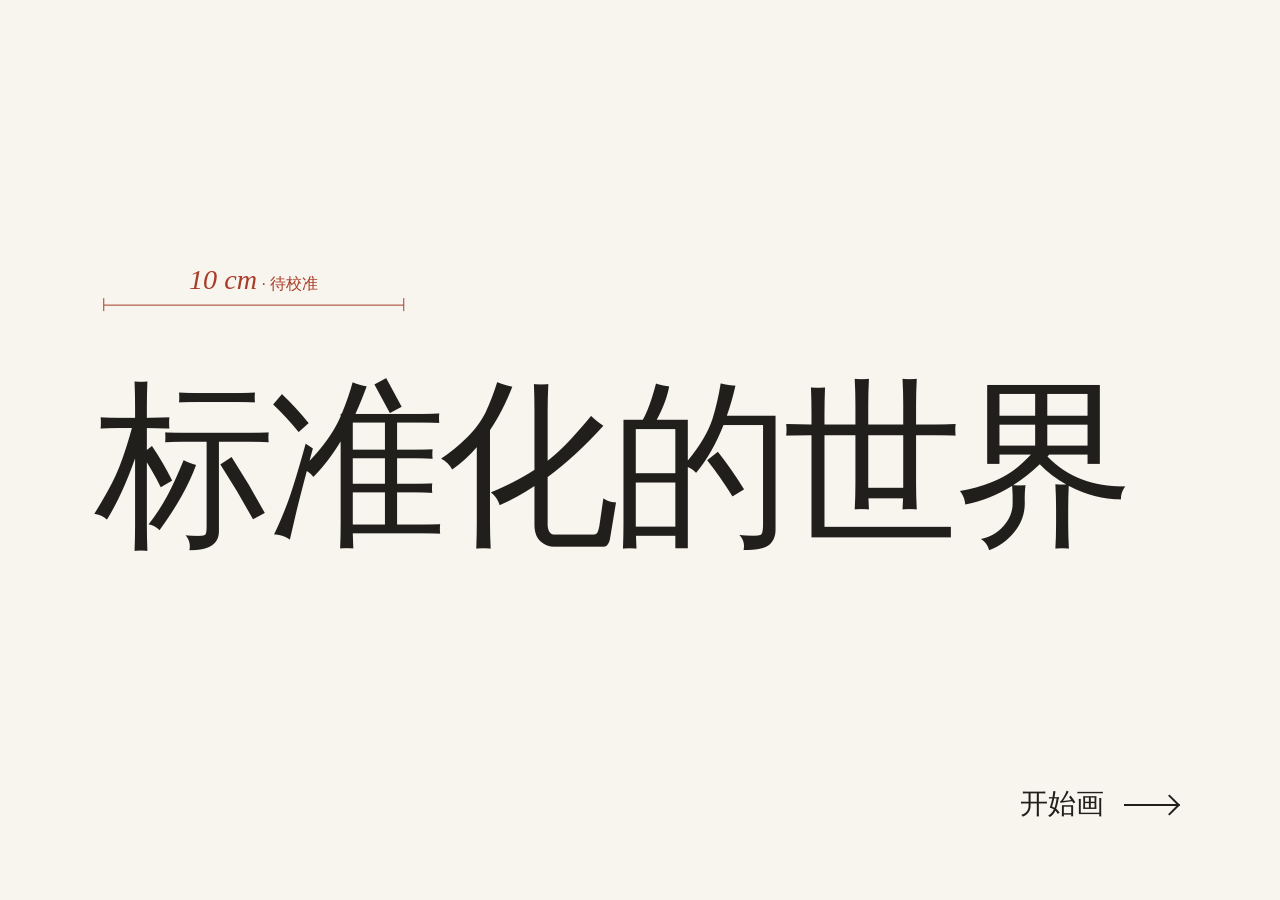
<file: index.html>
<!doctype html>
<html lang="zh-CN">
<head>
  <meta charset="utf-8">
  <meta name="viewport" content="width=device-width, initial-scale=1">
  <meta name="theme-color" content="#f7f5ee">
  <title>标准化的世界</title>
  <link rel="stylesheet" href="exhibit.css">
  <link rel="stylesheet" href="setup.css">
  <script defer src="scale.js"></script>
  <script defer src="data.js"></script>
  <script defer src="catalog.js"></script>
  <script defer src="setup.js"></script>
  <script defer src="exhibit.js"></script>
</head>
<body>
  <main id="exhibit" data-scene="idle">
    <section id="poster" aria-labelledby="poster-title">
      <div class="poster-composition">
        <div class="reference-strip">
          <div id="reference" class="reference">
            <span class="reference-label"><span class="measure-number">10</span> cm<span id="calibration-note"> · 待校准</span></span>
            <span class="rule" aria-hidden="true"></span>
          </div>
        </div>
        <h1 id="poster-title" tabindex="-1"><span>标准化</span><span>的世界</span></h1>
      </div>
      <button type="button" class="action" id="start">开始画<span class="arrow" aria-hidden="true"></span></button>
    </section>
    <div id="viewport" hidden>
      <div id="world">
        <svg id="ink" xmlns="http://www.w3.org/2000/svg" aria-label="你的画布" role="img"><g id="drawing"></g></svg>
        <section id="comparison" hidden aria-label="画稿和匹配物件">
          <div id="sketch-note">
            <div id="art-slot">
              <div id="sketch-frame">
                <span id="frame-width"></span>
                <span id="frame-height"></span>
              </div>
            </div>
          </div>
          <div id="card-slot">
            <p id="search-status" role="status">正在比对尺寸<span aria-hidden="true">…</span></p>
            <article id="object-card" hidden>
              <figure id="photo-reference">
                <img id="reference-photo" alt="" draggable="false">
              </figure>
              <div class="card-detail">
                <h2 id="object-name"></h2>
                <p id="object-description"></p>
              </div>
            </article>
          </div>
        </section>
      </div>
    </div>
    <section id="drawing-ui" hidden aria-label="自由绘画">
      <p id="prompt" tabindex="-1">在这里，画一样你熟悉的东西。</p>
      <button type="button" class="action" id="finish" disabled>画好了<span class="arrow" aria-hidden="true"></span></button>
    </section>
    <div id="result-ui" hidden>
      <button type="button" class="action" id="next">下一轮<span class="arrow" aria-hidden="true"></span></button>
    </div>
  </main>
  <section id="calibration" hidden></section>
</body>
</html>
</file>
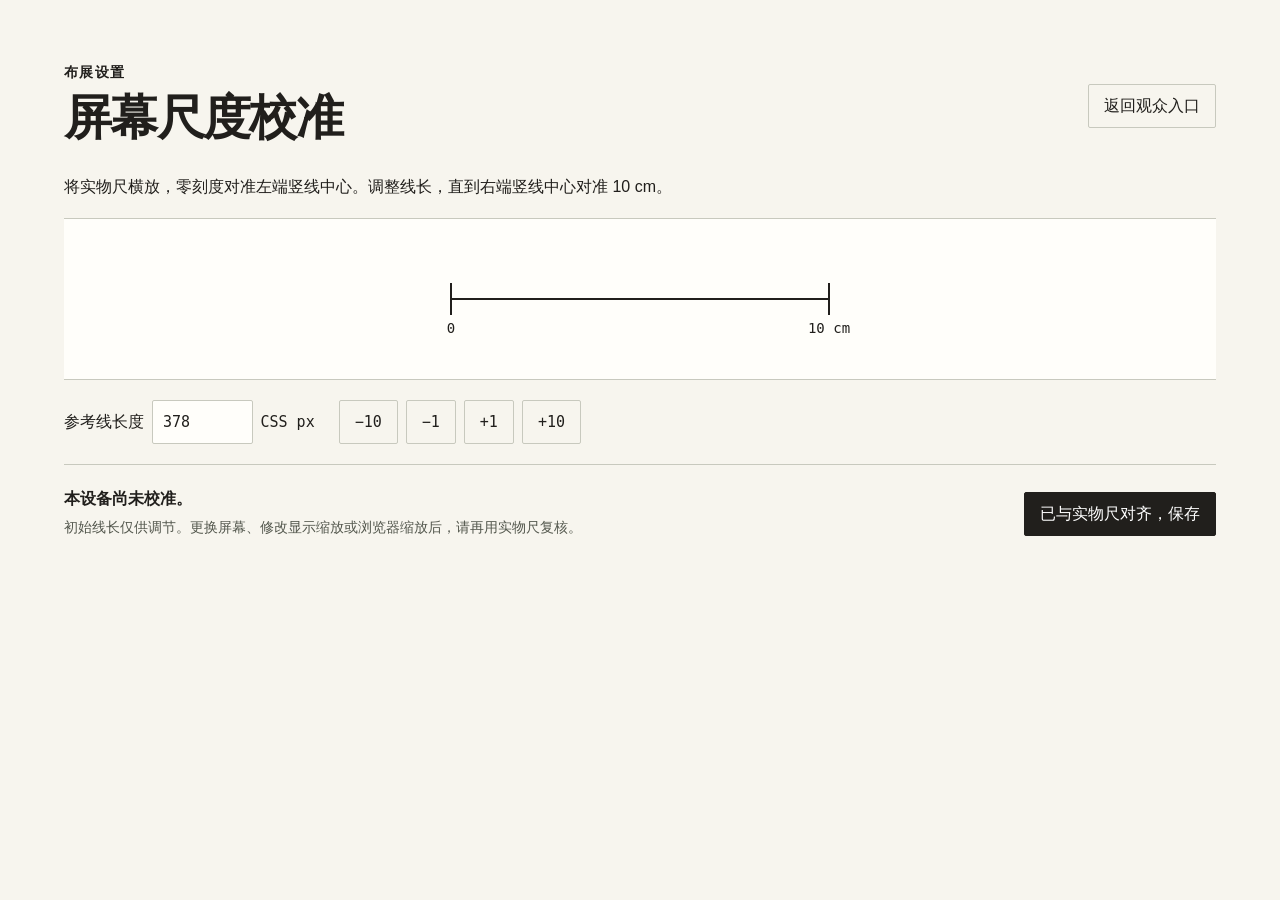
<file: 现场校准.html>
<!doctype html>
<html lang="zh-CN">
<head>
  <meta charset="utf-8">
  <meta http-equiv="refresh" content="0;url=index.html#calibrate">
  <title>现场校准 · 标准化的世界</title>
</head>
<body><a href="index.html#calibrate">进入现场校准</a></body>
</html>
</file>
<file: exhibit.css>
:root {
  --paper: #f7f5ee;
  --ink: #211f1c;
  --vermilion: #a93c28;
  --serif: "Noto Serif SC", "Source Han Serif SC", "Songti SC", "STSong", "SimSun", serif;
  --sans: "Source Han Sans CN", "Noto Sans SC", "PingFang SC", "Microsoft YaHei", sans-serif;
  color-scheme: light;
  color: var(--ink);
  background: var(--paper);
  font-family: var(--sans);
}
* { box-sizing: border-box; }
html, body { height: 100%; margin: 0; }
body { overflow: hidden; }
[hidden] { display: none !important; }
button { font-family: inherit; color: inherit; }
button:focus-visible, #viewport:focus-visible {
  outline: 2px solid currentColor;
  outline-offset: 5px;
}
#exhibit { position: relative; height: 100%; overflow: hidden; user-select: none; }
#poster, #drawing-ui, #result-ui { position: absolute; inset: 0; }
.poster-composition {
  position: absolute;
  left: 8.1%;
  right: 7%;
  top: 46%;
  transform: translateY(-50%);
}
#poster-title {
  margin: 0 0 0 -.046em;
  font-family: var(--serif);
  font-size: min(14.1vw, 25vh);
  font-weight: 580;
  line-height: 1.2;
  letter-spacing: -.045em;
  white-space: nowrap;
}
[tabindex="-1"]:focus { outline: none; }
.reference-strip {
  margin-left: -8.1vw;
  width: 100vw;
  padding: 0 0 7px;
  overflow-x: auto;
  scrollbar-width: thin;
  margin-bottom: calc(clamp(24px, 5.8vh, 78px) - 7px);
}
.reference {
  position: relative;
  width: 300px;
  height: 52px;
  margin: 0 6px;
  color: var(--vermilion);
}
.reference-label {
  position: absolute;
  bottom: 10px;
  left: 50%;
  transform: translateX(-50%);
  font: italic clamp(22px, 2.2vw, 38px)/1.15 Georgia, "Times New Roman", serif;
  white-space: nowrap;
}
.measure-number { font-variant-numeric: lining-nums; }
#calibration-note { font: normal 16px/1.4 var(--sans); }
.rule {
  position: absolute;
  display: block;
  bottom: 0;
  width: 100%;
  height: 1.5px;
  background: currentColor;
}
.rule::before, .rule::after {
  content: "";
  position: absolute;
  top: 50%;
  width: 1.5px;
  height: 13px;
  background: currentColor;
  transform: translate(-50%, -50%);
}
.rule::before { left: 0; }
.rule::after { left: 100%; }
.action {
  position: absolute;
  z-index: 3;
  right: 8%;
  bottom: clamp(26px, 7.5vh, 88px);
  min-height: 56px;
  padding: 8px 1px 8px 10px;
  display: inline-flex;
  align-items: center;
  gap: clamp(14px, 1.55vw, 30px);
  font-size: clamp(22px, 2.15vw, 40px);
  font-weight: 460;
  line-height: 1.4;
  background: transparent;
  border: 0;
  cursor: pointer;
  touch-action: manipulation;
  -webkit-tap-highlight-color: transparent;
}
.action:disabled { opacity: .48; cursor: default; }
.arrow {
  display: inline-block;
  position: relative;
  width: clamp(38px, 4.1vw, 78px);
  height: 2px;
  background: currentColor;
  transition: transform .2s ease;
}
.arrow::after {
  content: "";
  position: absolute;
  right: 0;
  top: 50%;
  width: 13px;
  height: 13px;
  border-top: 2px solid;
  border-right: 2px solid;
  transform: translateY(-50%) rotate(45deg);
}
@media (hover:hover) { .action:enabled:hover .arrow { transform: translateX(7px); } }
#viewport {
  position: absolute;
  inset: 0;
  overflow: hidden;
  overscroll-behavior: contain;
  touch-action: none;
}
#world { position: relative; width: 100%; height: 100%; }
#ink { display: block; position: absolute; inset: 0; width: 100%; height: 100%; }
#drawing { fill: none; stroke: var(--ink); stroke-linejoin: round; stroke-linecap: round; }
#drawing-ui, #result-ui { pointer-events: none; }
#drawing-ui .action, #result-ui .action { pointer-events: auto; }
#prompt {
  position: absolute;
  left: 5%;
  right: 5%;
  top: 46%;
  transform: translateY(-50%);
  margin: 0;
  text-align: center;
  font: 450 clamp(24px, 3.2vw, 62px)/1.55 var(--serif);
  letter-spacing: .045em;
  transition: opacity .3s;
}
#prompt.faded { opacity: 0; }
#exhibit[data-scene="draw"] #ink { cursor: crosshair; }
#exhibit[data-scene="result"] #ink { pointer-events: none; }
#exhibit[data-scene="result"] #drawing {
  transform-origin: 0 0;
  transition: transform .55s cubic-bezier(.23,.8,.24,1);
}
#comparison { position: absolute; inset: 0; pointer-events: none; }
#sketch-note {
  position: absolute; left: 8%; top: 13%; width: 31%;
}
#object-card p, #object-card h2, #object-card figure { margin: 0; }
#art-slot { position:relative; width:100%; height:clamp(120px,31vh,340px); margin:18px 0 10px; }
#sketch-frame {
  position:absolute; outline:1px dashed #a78d7d; outline-offset:4px;
  color:var(--vermilion);
  font:400 clamp(14px,1.4vw,24px)/1.25 var(--sans);
  font-variant-numeric:tabular-nums;
  animation:frame-in .65s ease-out both;
}
@keyframes frame-in { 0%,55% { opacity:0; } 100% { opacity:1; } }
#sketch-frame span { position:absolute; white-space:nowrap; }
#frame-width { bottom:100%; padding-bottom:9px; left:50%; transform:translateX(-50%); }
#frame-height { left:100%; top:50%; padding-left:11px; transform:translateY(-50%); }
#sketch-frame.thin-frame #frame-height { top:100%; transform:none; }
#card-slot {
  position: absolute; right: 7%; top: 8%; width: min(49%,760px); height: min(76%,750px);
  display: grid; place-items: stretch;
}
#search-status {
  place-self: center; margin: 0; color: #6c675e;
  font: 400 clamp(17px,1.65vw,27px)/1.5 var(--serif); letter-spacing: .08em;
  animation: searching .72s ease-in-out both;
}
#exhibit { transition:background-color .28s ease; }
#exhibit:has(#search-status:not([hidden])):where([data-scene="result"]) { background-color:#eae7df; }
@keyframes searching { 0% { opacity:.12; } 42% { opacity:.72; } 100% { opacity:.3; } }
#object-card {
  width:100%; height:100%; min-height:0; min-width:0;
  display:grid; grid-template-rows:minmax(0,1fr) auto;
  gap:clamp(16px,3vh,38px); padding:clamp(22px,3.2vw,54px);
  background:#fdfcf8;
  animation:card-arrive .42s cubic-bezier(.2,.76,.26,1) backwards;
}
@keyframes card-arrive { from { opacity:0; transform:translateX(22px); } to { opacity:1; transform:none; } }
#photo-reference { position:relative; min-width:0; min-height:0; display:grid; place-items:center; }
#reference-photo {
  position:absolute; width:100%; height:100%; max-width:var(--photo-max-width,100%);
  max-height:var(--photo-max-height,100%); object-fit:contain; mix-blend-mode:multiply;
}
.card-detail { grid-row:2; }
#object-card h2 { font:560 clamp(26px,3vw,52px)/1.18 var(--serif); letter-spacing:-.035em; overflow-wrap:anywhere; }
#object-card h2.long-name { font-size:clamp(21px,2.45vw,41px); }
#object-card #object-description {
  margin-top:.6em; max-width:34em;
  font:400 clamp(16px,1.45vw,24px)/1.55 var(--sans);
  color:#48443c; overflow-wrap:anywhere;
}
#next { bottom:clamp(8px,2.7vh,44px); right:7%; }
@media (max-width:600px) {
  .poster-composition { left:7%; right:7%; }
  .reference-strip { margin-left:-7vw; }
  #poster-title { white-space:normal; font-size:min(24vw,18vh); max-width:4.1em; line-height:1.12; }
  #poster-title span { display:block; }
  .action { right:7%; }
  #prompt { letter-spacing:0; }
}
@media (max-aspect-ratio: 4/5) {
  #sketch-note { left:7%; top:3%; width:86%; }
  #art-slot { width:88%; height:15vh; min-height:0; margin:10px 0 4px; }
  #card-slot { top:32%; right:5%; width:88%; height:57%; }
  #object-card { padding:clamp(18px,5vw,32px); gap:14px; }
  #object-card h2 { font-size:clamp(24px,6.5vw,42px); }
  #object-card h2.long-name { font-size:clamp(20px,5.3vw,34px); }
  #next { right:5%; bottom:1vh; min-height:44px; }
}
@media (max-height:490px) and (min-aspect-ratio:4/5) {
  #sketch-note { top:8%; left:6%; }
  #art-slot { height:35vh; min-height:0; margin:8px 0; }
  #card-slot { top:3%; right:4%; width:53%; height:82%; }
  #object-card { padding:13px 20px; gap:8px; }
  #object-card h2 { font-size:25px; }
  #object-card h2.long-name { font-size:20px; }
  #object-card #object-description { font-size:14px; line-height:1.35; margin-top:4px; }
  #next { min-height:40px; bottom:1px; right:4%; font-size:19px; }
}
.vertical-reference .poster-composition { position:static; transform:none; }
.vertical-reference #poster-title {
  position:absolute; left:7%; top:47%; transform:translateY(-50%);
  max-width:3.5em; line-height:1.17; font-size:min(19vw,16vh);
}
.vertical-reference #poster-title span { display:block; }
.vertical-reference .reference-strip {
  position:absolute; top:46%; right:4%; width:22%; height:calc(var(--reference-length) + 45px);
  transform:translateY(-50%); margin:0; padding:0; overflow:visible;
}
.vertical-reference .reference {
  width:100% !important; height:100%; margin:0 !important;
}
.vertical-reference .reference-label { top:0; bottom:auto; }
.vertical-reference .reference .rule {
  left:50%; top:35px; bottom:auto; width:1.5px; height:var(--reference-length);
}
.vertical-reference .reference .rule::before, .vertical-reference .reference .rule::after {
  left:50%; width:13px; height:1.5px;
}
.vertical-reference .reference .rule::before { top:0; }
.vertical-reference .reference .rule::after { top:100%; }
@media (prefers-reduced-motion: reduce) {
  *, *::before, *::after { transition-duration: 0s !important; animation-duration: 0s !important; }
}
</file>
<file: setup.css>
#calibration {
  --setup-ink: var(--ink, #211f1c);
  --setup-paper: var(--paper, #f7f5ee);
  --setup-rule: #c8c9be;
  height: 100%;
  overflow: auto;
  background: var(--setup-paper);
  color: var(--setup-ink);
  font-family: var(--sans, system-ui), sans-serif;
}

#calibration[hidden],
#calibration [hidden] {
  display: none !important;
}

.setup-inner {
  width: 100%;
  box-sizing: border-box;
  padding: clamp(20px, 5vw, 74px);
}

.setup-header,
.setup-control-row,
.setup-footer {
  display: flex;
  align-items: center;
  flex-wrap: wrap;
  column-gap: 24px;
  row-gap: 12px;
}

.setup-header,
.setup-footer {
  justify-content: space-between;
}

#calibration p,
#calibration h1 {
  margin: 0;
}

.setup-kicker {
  font-size: 14px;
  font-weight: 650;
  letter-spacing: .09em;
}

#calibration h1 {
  margin-top: 6px;
  font-size: clamp(28px, 4vw, 48px);
  line-height: 1.25;
  letter-spacing: -.035em;
}

#calibration button,
#calibration input {
  box-sizing: border-box;
  font: inherit;
  color: inherit;
  border-radius: 2px;
}

#calibration button {
  min-height: 44px;
  border: 1px solid var(--setup-rule);
  padding: 8px 15px;
  background: transparent;
  cursor: pointer;
}

#calibration button:hover:enabled {
  border-color: currentColor;
}

#calibration :focus-visible {
  outline: 3px solid #1961a5;
  outline-offset: 3px;
}

#calibration .setup-instructions {
  margin: 26px 0 18px;
  max-width: 54em;
  line-height: 1.65;
}

.setup-stage {
  display: grid;
  position: relative;
  place-items: center;
  box-sizing: border-box;
  min-height: clamp(118px, 18vh, 190px);
  border-block: 1px solid var(--setup-rule);
  background: #fffefa;
}

.setup-line {
  position: absolute;
  top: 50%;
  left: 50%;
  height: 2px;
  transform: translate(-50%, -50%);
  background: var(--setup-ink);
}

.setup-tick {
  position: absolute;
  top: 50%;
  width: 2px;
  height: 32px;
  transform: translate(-50%, -50%);
  background: var(--setup-ink);
}

.setup-tick-start { left: 0; }
.setup-tick-end { left: 100%; }

.setup-tick span {
  position: absolute;
  top: 100%;
  left: 50%;
  transform: translateX(-50%);
  padding-top: 5px;
  font: 14px/1.2 ui-monospace, monospace;
  white-space: nowrap;
}

.setup-range-warning {
  padding: 12px 20px;
  line-height: 1.5;
  color: #85421f;
}

.setup-control-row {
  padding: 20px 0;
  border-bottom: 1px solid var(--setup-rule);
}

.setup-control-row label,
.setup-number,
.setup-steps {
  display: inline-flex;
  align-items: center;
  flex-wrap: wrap;
  gap: 8px;
}

.setup-number,
.setup-steps {
  font: 15px/1.45 ui-monospace, monospace;
}

.setup-number input {
  width: 6.7em;
  min-height: 44px;
  padding: 6px 10px;
  border: 1px solid var(--setup-rule);
  background: #fffefa;
}

.setup-footer {
  margin-top: 24px;
}

.setup-state { font-weight: 650; }

#calibration .setup-note {
  margin-top: 6px;
  max-width: 50em;
  font-size: 14px;
  line-height: 1.6;
  color: #53574d;
}

#calibration .setup-save {
  background: var(--setup-ink);
  border-color: var(--setup-ink);
  color: white;
}

#calibration .setup-save:disabled {
  opacity: .48;
  cursor: default;
}

#calibration .setup-feedback {
  margin-top: 14px;
  font-weight: 600;
}

#calibration[data-axis="vertical"] .setup-inner {
  padding: 16px clamp(10px, 4vw, 24px);
}

#calibration[data-axis="vertical"] .setup-header {
  display: grid;
  grid-template-columns: minmax(0, 1fr) auto;
  gap: 8px;
}

#calibration[data-axis="vertical"] h1 {
  font-size: clamp(20px, 6vw, 28px);
}

#calibration[data-axis="vertical"] .setup-back {
  padding-inline: 9px;
  font-size: 14px;
}

#calibration[data-axis="vertical"] .setup-instructions {
  margin: 14px 0;
}

#calibration[data-axis="vertical"] .setup-workbench {
  display: grid;
  grid-template-columns: minmax(86px, 1fr) minmax(0, 1.3fr);
  align-items: center;
  gap: clamp(8px, 3vw, 20px);
}

#calibration[data-axis="vertical"] .setup-stage {
  min-height: 0;
}

#calibration[data-axis="vertical"] .setup-tick {
  left: 50%;
  width: 32px;
  height: 2px;
}

#calibration[data-axis="vertical"] .setup-tick-start { top: 0; }
#calibration[data-axis="vertical"] .setup-tick-end { top: 100%; }

#calibration[data-axis="vertical"] .setup-tick span {
  left: 100%;
  top: 50%;
  padding: 0 0 0 3px;
  transform: translateY(-50%);
  font-size: 12px;
}

#calibration[data-axis="vertical"] .setup-control-row {
  display: grid;
  gap: 14px;
  padding: 0;
  border: 0;
}

#calibration[data-axis="vertical"] .setup-number input {
  width: min(100%, 5.4em);
}

#calibration[data-axis="vertical"] .setup-steps {
  display: grid;
  grid-template-columns: 1fr 1fr;
}

#calibration[data-axis="vertical"] .setup-steps button {
  padding-inline: 5px;
}

#calibration[data-axis="vertical"] .setup-range-warning {
  padding: 8px;
  font-size: 14px;
}

#calibration[data-axis="vertical"] .setup-footer {
  margin-top: 16px;
}

#calibration[data-axis="vertical"] .setup-feedback {
  margin: 0;
  font-size: 14px;
}

.setup-feedback:empty { display: none; }
</file>
